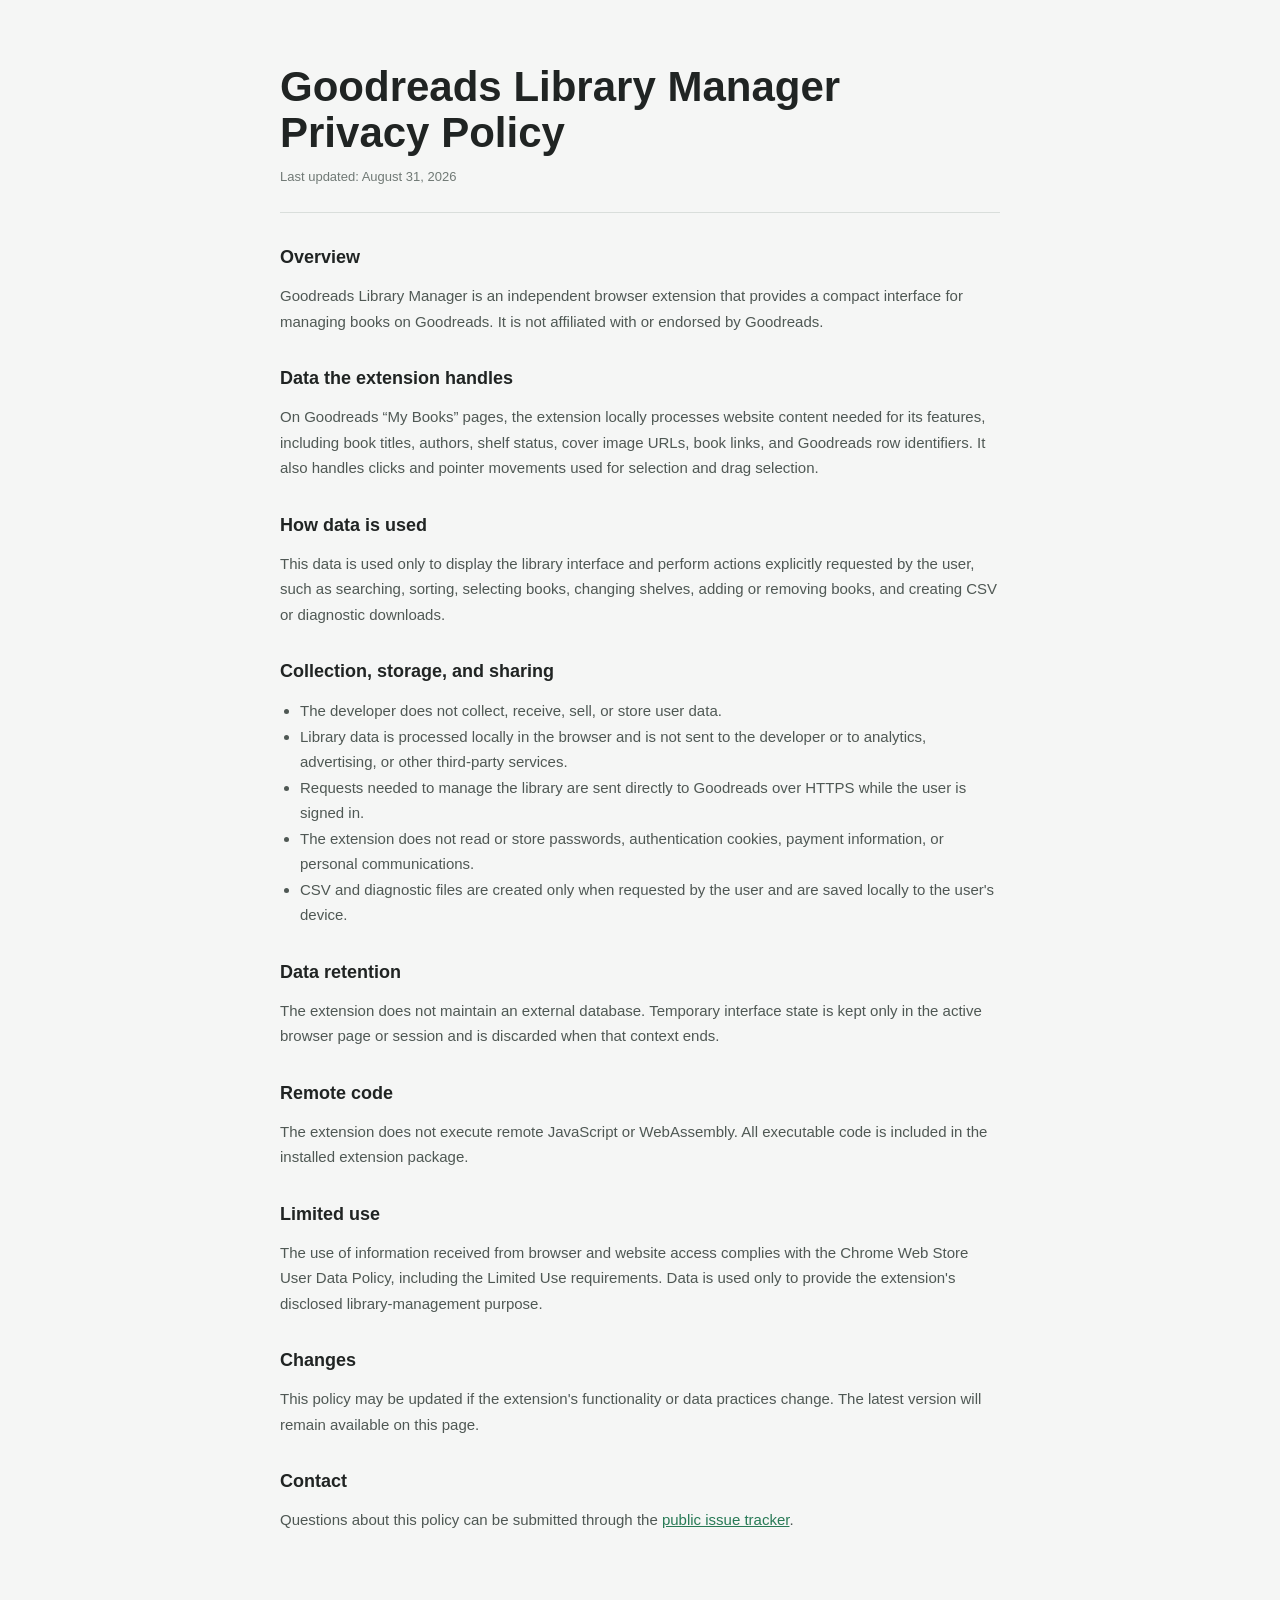
<file: index.html>
<!doctype html>
<html lang="en">
  <head>
    <meta charset="utf-8">
    <meta name="viewport" content="width=device-width, initial-scale=1">
    <meta name="description" content="Privacy policy for the Goodreads Library Manager Chrome extension.">
    <title>Privacy Policy - Goodreads Library Manager</title>
    <style>
      :root {
        color-scheme: light dark;
        font-family: Arial, sans-serif;
        background: #f5f6f5;
        color: #202423;
      }
      body { margin: 0; }
      main { width: min(720px, calc(100% - 40px)); margin: 0 auto; padding: 64px 0 80px; }
      header { padding-bottom: 24px; border-bottom: 1px solid #d9dedb; }
      h1 { margin: 0 0 10px; font-size: clamp(28px, 5vw, 42px); line-height: 1.1; }
      h2 { margin: 34px 0 10px; font-size: 18px; }
      p, li { color: #4f5854; font-size: 15px; line-height: 1.7; }
      ul { padding-left: 20px; }
      a { color: #287a56; }
      .updated { margin: 0; color: #707975; font-size: 13px; }
      @media (prefers-color-scheme: dark) {
        :root { background: #111412; color: #f2f5f3; }
        header { border-color: #323834; }
        p, li { color: #b9c1bd; }
        a { color: #79c69f; }
      }
    </style>
  </head>
  <body>
    <main>
      <header>
        <h1>Goodreads Library Manager Privacy Policy</h1>
        <p class="updated">Last updated: August 31, 2026</p>
      </header>

      <h2>Overview</h2>
      <p>Goodreads Library Manager is an independent browser extension that provides a compact interface for managing books on Goodreads. It is not affiliated with or endorsed by Goodreads.</p>

      <h2>Data the extension handles</h2>
      <p>On Goodreads “My Books” pages, the extension locally processes website content needed for its features, including book titles, authors, shelf status, cover image URLs, book links, and Goodreads row identifiers. It also handles clicks and pointer movements used for selection and drag selection.</p>

      <h2>How data is used</h2>
      <p>This data is used only to display the library interface and perform actions explicitly requested by the user, such as searching, sorting, selecting books, changing shelves, adding or removing books, and creating CSV or diagnostic downloads.</p>

      <h2>Collection, storage, and sharing</h2>
      <ul>
        <li>The developer does not collect, receive, sell, or store user data.</li>
        <li>Library data is processed locally in the browser and is not sent to the developer or to analytics, advertising, or other third-party services.</li>
        <li>Requests needed to manage the library are sent directly to Goodreads over HTTPS while the user is signed in.</li>
        <li>The extension does not read or store passwords, authentication cookies, payment information, or personal communications.</li>
        <li>CSV and diagnostic files are created only when requested by the user and are saved locally to the user's device.</li>
      </ul>

      <h2>Data retention</h2>
      <p>The extension does not maintain an external database. Temporary interface state is kept only in the active browser page or session and is discarded when that context ends.</p>

      <h2>Remote code</h2>
      <p>The extension does not execute remote JavaScript or WebAssembly. All executable code is included in the installed extension package.</p>

      <h2>Limited use</h2>
      <p>The use of information received from browser and website access complies with the Chrome Web Store User Data Policy, including the Limited Use requirements. Data is used only to provide the extension's disclosed library-management purpose.</p>

      <h2>Changes</h2>
      <p>This policy may be updated if the extension's functionality or data practices change. The latest version will remain available on this page.</p>

      <h2>Contact</h2>
      <p>Questions about this policy can be submitted through the <a href="https://github.com/zixload/goodreads-library-manager-privacy/issues">public issue tracker</a>.</p>
    </main>
  </body>
</html>
</file>
